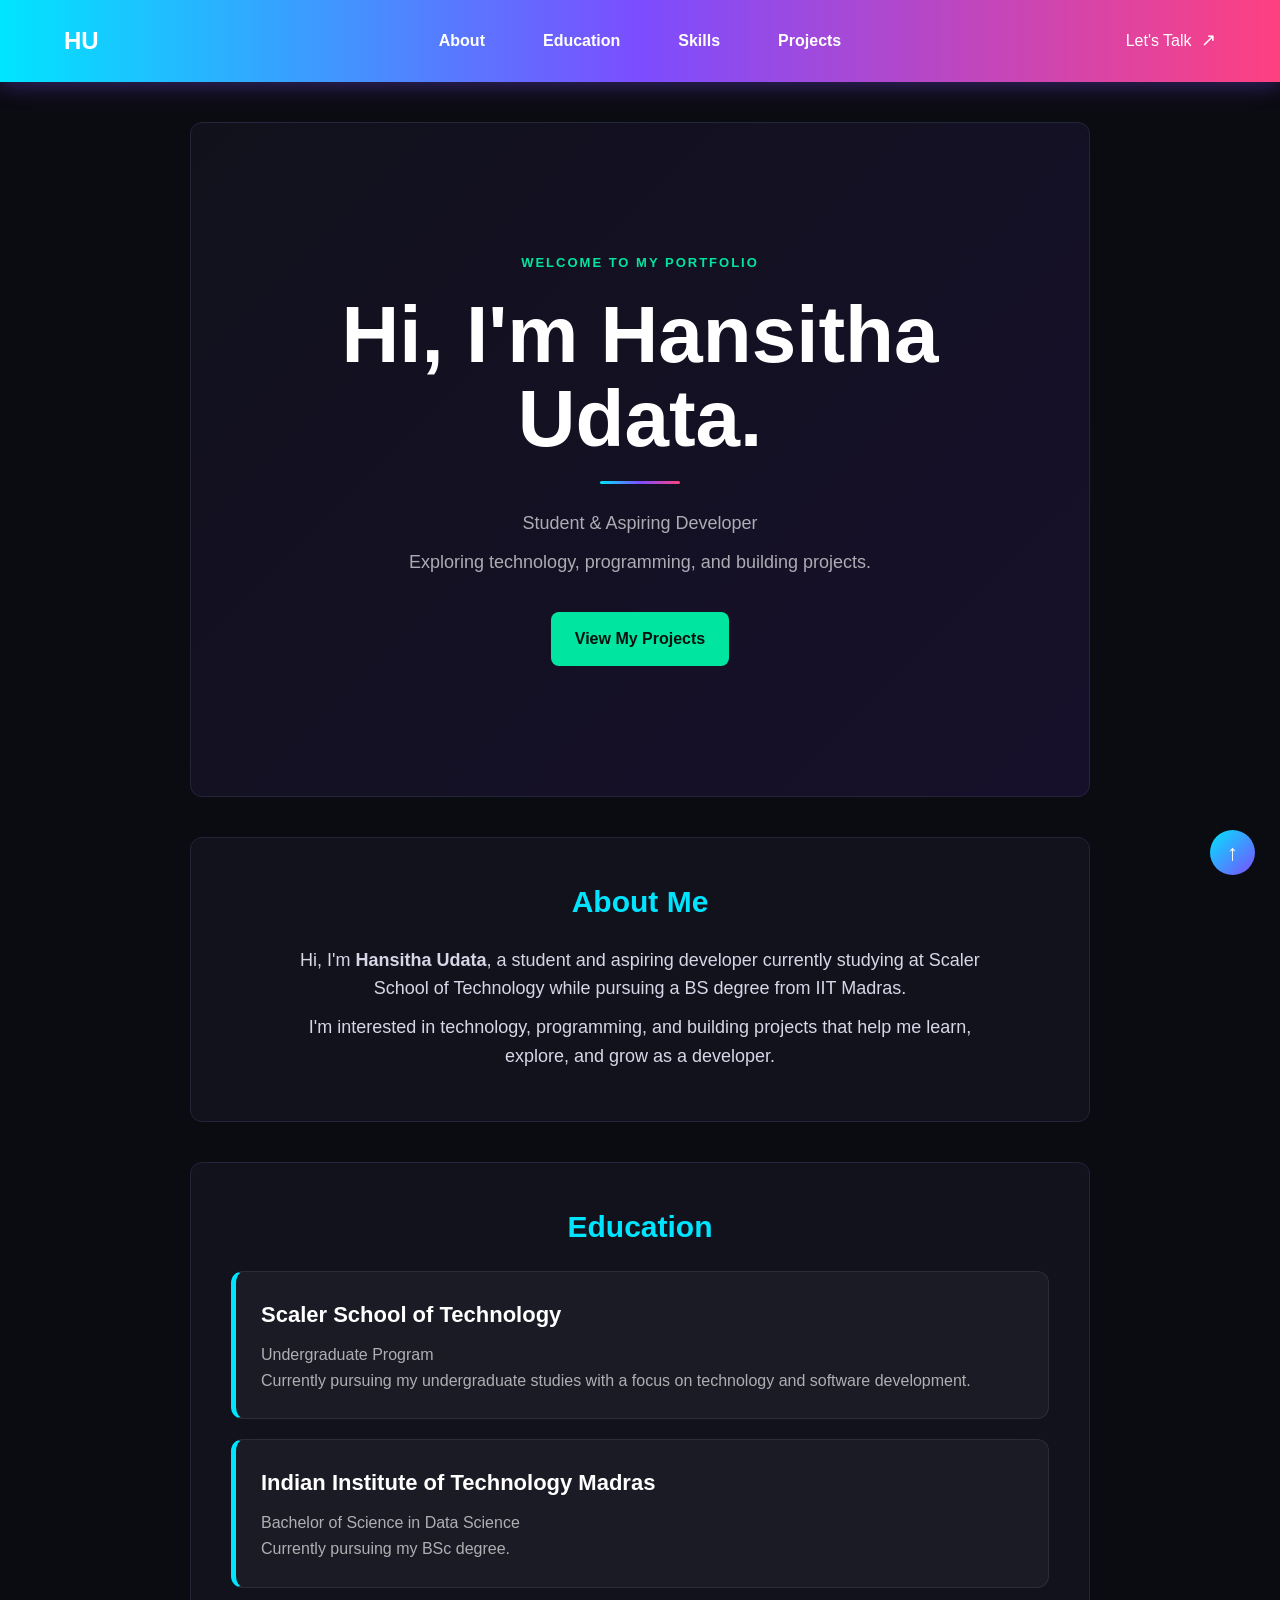
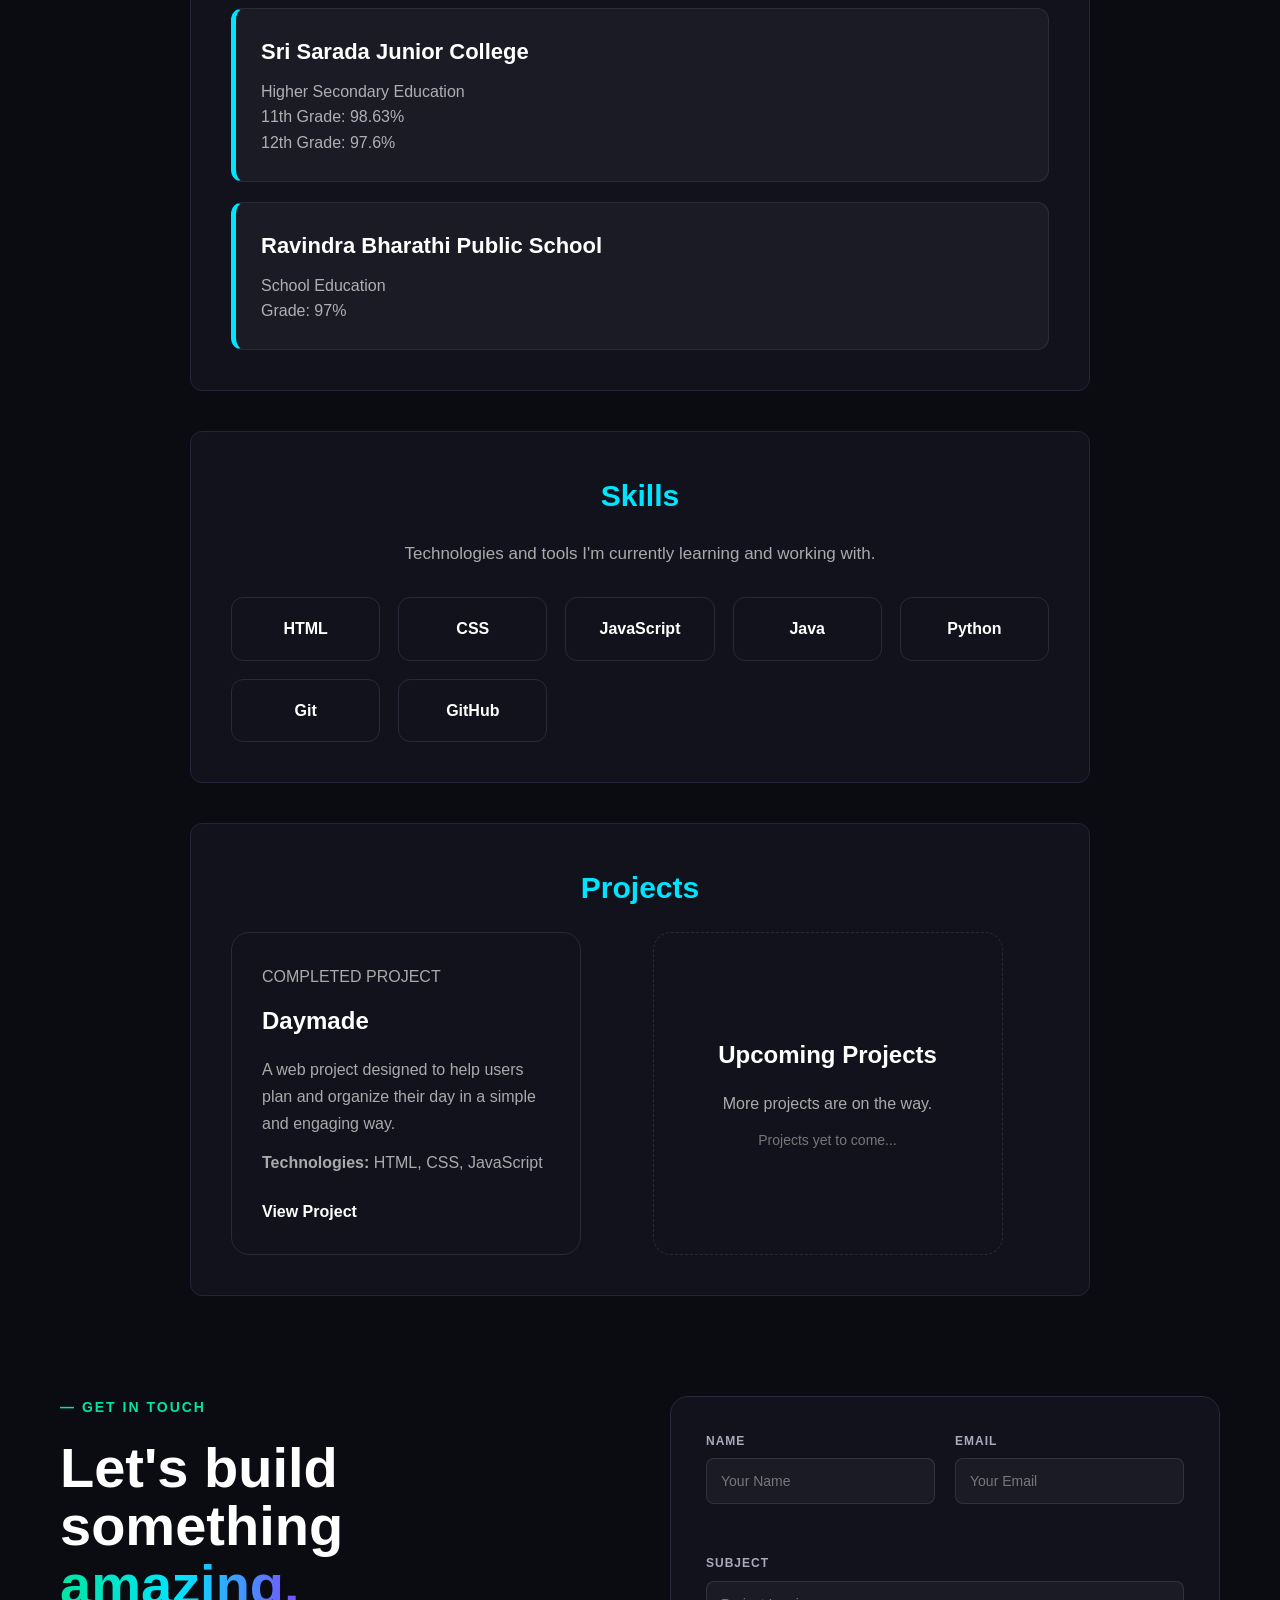
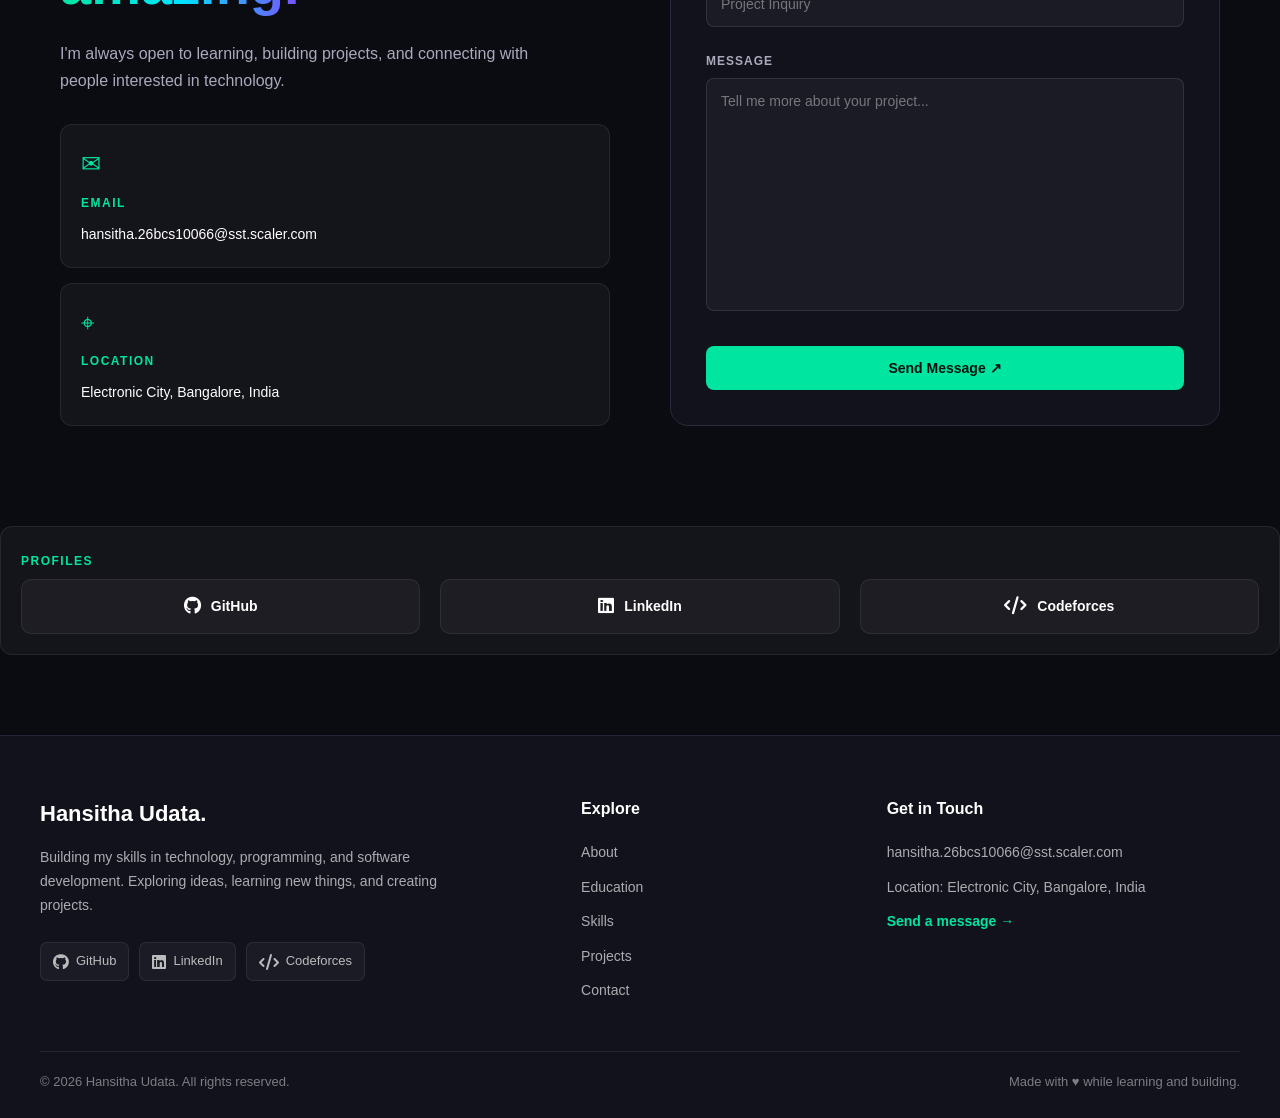
<file: index.html>
<!DOCTYPE html>
<html lang="en">

<head>
    <meta charset="UTF-8">
    <meta name="viewport" content="width=device-width, initial-scale=1.0">

    <title>Hansitha Udata | Portfolio</title>

    <link rel="stylesheet" href="style.css">

    <!-- Font Awesome -->
    <link rel="stylesheet" href="https://cdnjs.cloudflare.com/ajax/libs/font-awesome/6.5.2/css/all.min.css">
</head>

<body>
    <nav>

        <div class="nav-logo">
            <a href="#">HU</a>
        </div>

        <div class="nav-links">
            <a href="#about">About</a>
            <a href="#education">Education</a>
            <a href="#skills">Skills</a>
            <a href="#projects">Projects</a>
        </div>

        <a href="#contact" class="nav-talk">
            Let's Talk <span>↗</span>
        </a>

    </nav>

    <!-- Hero Section -->
    <section class="hero">

        <p class="hero-tag">WELCOME TO MY PORTFOLIO</p>

        <h1>Hi, I'm Hansitha Udata.</h1>

        <p>Student & Aspiring Developer</p>

        <p>
            Exploring technology, programming, and building projects.
        </p>

        <a href="#projects" class="hero-button">
            View My Projects
        </a>

    </section>


    <!-- About Section -->
    <section id="about">

        <h2>About Me</h2>

        <p>
            Hi, I'm <b>Hansitha Udata</b>, a student and aspiring developer
            currently studying at Scaler School of Technology while pursuing
            a BS degree from IIT Madras.
        </p>

        <p>
            I'm interested in technology, programming, and building projects
            that help me learn, explore, and grow as a developer.
        </p>

    </section>


    <!-- Education Section -->
    <section id="education">

        <h2>Education</h2>

        <div class="education-container">

            <div class="education-card">

                <h3>Scaler School of Technology</h3>

                <p>Undergraduate Program</p>

                <p>
                    Currently pursuing my undergraduate studies with a focus
                    on technology and software development.
                </p>

            </div>


            <div class="education-card">

                <h3>Indian Institute of Technology Madras</h3>

                <p>Bachelor of Science in Data Science</p>

                <p>
                    Currently pursuing my BSc degree.
                </p>

            </div>


            <div class="education-card">

                <h3>Sri Sarada Junior College</h3>

                <p>Higher Secondary Education</p>

                <p>11th Grade: 98.63%</p>

                <p>12th Grade: 97.6%</p>

            </div>


            <div class="education-card">

                <h3>Ravindra Bharathi Public School</h3>

                <p>School Education</p>

                <p>Grade: 97%</p>

            </div>

        </div>

    </section>


    <!-- Skills Section -->
    <section id="skills">

        <h2>Skills</h2>

        <p class="skills-intro">
            Technologies and tools I'm currently learning and working with.
        </p>

        <div class="skills-container">

            <div class="skill-card">HTML</div>
            <div class="skill-card">CSS</div>
            <div class="skill-card">JavaScript</div>
            <div class="skill-card">Java</div>
            <div class="skill-card">Python</div>
            <div class="skill-card">Git</div>
            <div class="skill-card">GitHub</div>

        </div>

    </section>


    <!-- Projects Section -->
    <section id="projects">

        <h2>Projects</h2>

        <div class="projects-container">

            <div class="project-card">
                <p class="project-status">COMPLETED PROJECT</p>
                <h3>Daymade</h3>

                <p>
                    A web project designed to help users plan and organize
                    their day in a simple and engaging way.
                </p>

                <p>
                    <b>Technologies:</b> HTML, CSS, JavaScript
                </p>

                <a href="https://finalsub.vercel.app/" target="_blank" rel="noopener noreferrer">
                    View Project
                </a>

            </div>
            <div class="project-card upcoming-project">

                <h3>Upcoming Projects</h3>

                <p>
                    More projects are on the way.
                </p>

                <span>
                    Projects yet to come...
                </span>

            </div>

        </div>

    </section>


    <!-- Contact Section -->
    <section id="contact">

        <div class="contact-container">


            <!-- LEFT SIDE -->
            <div class="contact-info">

                <p class="contact-label">
                    — GET IN TOUCH
                </p>

                <h2>
                    Let's build<br>
                    something<br>
                    <span>amazing.</span>
                </h2>

                <p class="contact-description">
                    I'm always open to learning, building projects,
                    and connecting with people interested in technology.
                </p>


                <!-- Email + Location + Profiles -->
                <div class="contact-cards">


                    <!-- Email -->
                    <div class="contact-card">

                        <div class="contact-icon">
                            ✉
                        </div>

                        <p>EMAIL</p>

                        <a href="mailto:hansitha.26bcs10066@sst.scaler.com">
                            hansitha.26bcs10066@sst.scaler.com
                        </a>

                    </div>


                    <!-- Location -->
                    <div class="contact-card">

                        <div class="contact-icon">
                            ⌖
                        </div>

                        <p>LOCATION</p>

                        <span>
                            Electronic City, Bangalore, India
                        </span>

                    </div>




                </div>

            </div>


            <!-- RIGHT SIDE - FORM -->
            <div class="contact-form">

                <form action="thankyou.html">

                    <!-- Name + Email -->
                    <div class="form-row">

                        <div class="form-group">

                            <label for="name">
                                NAME
                            </label>

                            <input type="text" id="name" placeholder="Your Name">

                        </div>


                        <div class="form-group">

                            <label for="email">
                                EMAIL
                            </label>

                            <input type="email" id="email" placeholder="Your Email">

                        </div>

                    </div>


                    <!-- Subject -->
                    <div class="form-group">

                        <label for="subject">
                            SUBJECT
                        </label>

                        <input type="text" id="subject" placeholder="Project Inquiry">

                    </div>


                    <!-- Message -->
                    <div class="form-group">

                        <label for="message">
                            MESSAGE
                        </label>

                        <textarea id="message" placeholder="Tell me more about your project..."></textarea>

                    </div>


                    <!-- Send Button -->
                    <button type="submit">
                        Send Message ↗
                    </button>

                </form>

            </div>

        </div>

    </section>
    <!-- Profiles -->
    <div class="contact-card profiles-card">

        <p>PROFILES</p>

        <div class="contact-profiles">

            <!-- GitHub -->
            <a href="https://github.com/hansitha2008" target="_blank" rel="noopener noreferrer">
                <i class="fa-brands fa-github"></i>
                <span>GitHub</span>
            </a>


            <!-- LinkedIn -->
            <a href="https://www.linkedin.com/in/hansitha-udata-68324a40b/" target="_blank" rel="noopener noreferrer">
                <i class="fa-brands fa-linkedin"></i>
                <span>LinkedIn</span>
            </a>


            <!-- Codeforces -->
            <a href="https://codeforces.com/profile/Hansitha2409" target="_blank" rel="noopener noreferrer">
                <i class="fa-solid fa-code"></i>
                <span>Codeforces</span>
            </a>

        </div>

    </div>


    <!-- Footer -->
    <footer>

        <div class="footer-container">


            <!-- Footer About -->
            <div class="footer-about">

                <h2>Hansitha Udata.</h2>

                <p>
                    Building my skills in technology, programming,
                    and software development. Exploring ideas,
                    learning new things, and creating projects.
                </p>


                <!-- Social Profiles -->
                <div class="social-links">

                    <a href="https://github.com/hansitha2008" target="_blank" rel="noopener noreferrer">
                        <i class="fa-brands fa-github"></i>
                        GitHub
                    </a>

                    <a href="https://www.linkedin.com/in/hansitha-udata-68324a40b/" target="_blank"
                        rel="noopener noreferrer">
                        <i class="fa-brands fa-linkedin"></i>
                        LinkedIn
                    </a>

                    <a href="https://codeforces.com/profile/Hansitha2409" target="_blank" rel="noopener noreferrer">
                        <i class="fa-solid fa-code"></i>
                        Codeforces
                    </a>

                </div>

            </div>


            <!-- Explore -->
            <div class="footer-explore">

                <h3>Explore</h3>

                <a href="#about">About</a>
                <a href="#education">Education</a>
                <a href="#skills">Skills</a>
                <a href="#projects">Projects</a>
                <a href="#contact">Contact</a>

            </div>


            <!-- Footer Contact -->
            <div class="footer-contact">

                <h3>Get in Touch</h3>

                <a href="mailto:hansitha.26bcs10066@sst.scaler.com" class="email-link">
                    hansitha.26bcs10066@sst.scaler.com
                </a>

                <p>
                    Location: Electronic City, Bangalore, India
                </p>

                <a href="#contact">
                    Send a message →
                </a>

            </div>

        </div>


        <!-- Horizontal Line -->
        <hr>


        <!-- Footer Bottom -->
        <div class="footer-bottom">

            <p>
                © 2026 Hansitha Udata. All rights reserved.
            </p>

            <p>
                Made with ♥ while learning and building.
            </p>

        </div>

    </footer>


    <!-- Back To Top -->
    <a href="#" class="back-to-top">
        ↑
    </a>

</body>

</html>
</file>
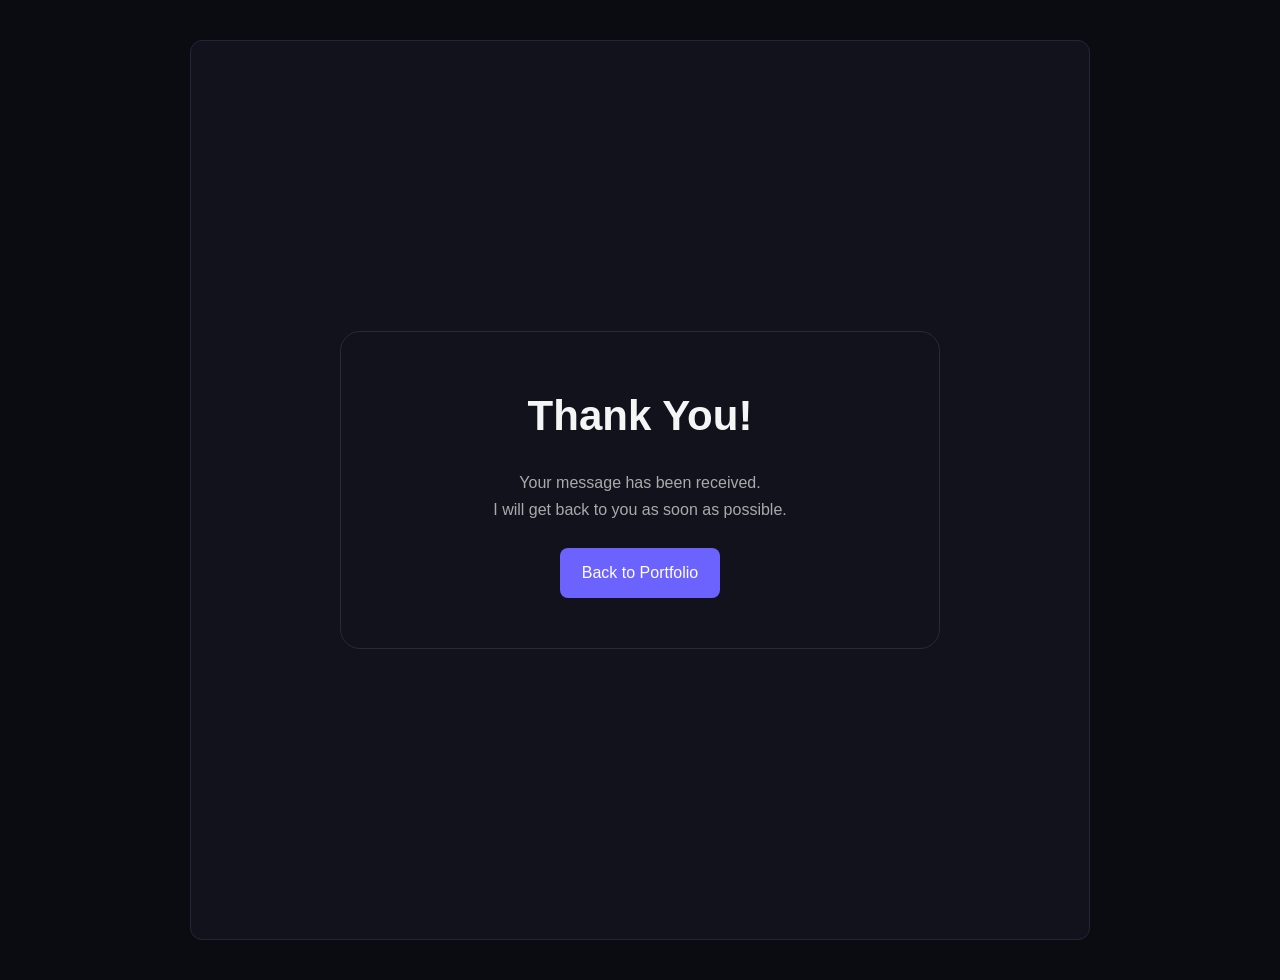
<file: thankyou.html>
<!DOCTYPE html>
<html lang="en">

<head>
    <meta charset="UTF-8">
    <meta name="viewport" content="width=device-width, initial-scale=1.0">

    <title>Thank You | Hansitha Udata</title>

    <link rel="stylesheet" href="style.css">
</head>

<body>

    <section class="thank-you">

        <div class="thank-you-card">

            <h1>Thank You!</h1>

            <p>
                Your message has been received.
            </p>

            <p>
                I will get back to you as soon as possible.
            </p>

            <a href="index.html">
                Back to Portfolio
            </a>

        </div>

    </section>

</body>

</html>
</file>
<file: style.css>
/* =========================================================
   RESET
========================================================= */

* {
    margin: 0;
    padding: 0;
    box-sizing: border-box;
}

html {
    scroll-behavior: smooth;
}

body {
    font-family: Arial, sans-serif;
    line-height: 1.6;
    background: #0b0b12;
    color: #f5f5f5;
}


/* =========================================================
   NAVIGATION
========================================================= */

nav {
    display: flex;
    justify-content: center;
    align-items: center;
    gap: 35px;
    padding: 18px 20px;

    background: linear-gradient(90deg,
            #00e5ff,
            #7c4dff,
            #ff4081);

    position: sticky;
    top: 0;
    z-index: 1000;

    box-shadow: 0 4px 20px rgba(124, 77, 255, 0.35);
}

nav a {
    position: relative;
    color: white;
    text-decoration: none;

    font-size: 16px;
    font-weight: bold;

    padding: 8px 14px;
    border-radius: 20px;

    transition: 0.3s ease;
}

nav a:hover {
    color: white;
    background: rgba(255, 255, 255, 0.15);
    transform: translateY(-2px);
}

nav a::after {
    content: "";

    position: absolute;
    left: 14px;
    bottom: 2px;

    width: 0;
    height: 2px;

    background: #00e5a0;

    transition: width 0.3s ease;
}

nav a:hover::after {
    width: calc(100% - 28px);
}


/* =========================================================
   HERO
========================================================= */

.hero {
    min-height: 75vh;

    display: flex;
    flex-direction: column;
    justify-content: center;
    align-items: center;

    text-align: center;

    padding: 80px 20px;

    background: linear-gradient(135deg,
            #11111c,
            #17102b);
}

.hero-tag {
    color: #00e5a0;

    font-size: 13px;
    font-weight: bold;

    letter-spacing: 2px;

    margin-bottom: 20px;
}

.hero h1 {
    font-size: clamp(42px, 7vw, 80px);
    line-height: 1.05;

    color: white;

    margin-bottom: 20px;
}

.hero h1::after {
    content: "";

    display: block;

    width: 80px;
    height: 3px;

    margin: 20px auto 0;

    background: linear-gradient(90deg,
            #00e5ff,
            #7c4dff,
            #ff4081);

    border-radius: 10px;
}

.hero>p:not(.hero-tag) {
    color: rgba(255, 255, 255, 0.65);

    font-size: 18px;
    line-height: 1.6;

    margin: 5px 0;
}

.hero-button {
    display: inline-block;

    margin-top: 30px;

    padding: 14px 24px;

    background: #00e5a0;
    color: #07110d;

    border-radius: 8px;

    text-decoration: none;
    font-weight: bold;

    transition: 0.3s ease;
}

.hero-button:hover {
    background: #00e5ff;

    transform: translateY(-3px);
}


/* =========================================================
   GENERAL SECTIONS
========================================================= */

section {
    max-width: 900px;

    margin: 40px auto;
    padding: 40px;

    background: #12121d;

    border: 1px solid #24243a;
    border-radius: 12px;
}

section h2 {
    margin-bottom: 20px;

    font-size: 30px;

    color: #00e5ff;
}


/* =========================================================
   ABOUT
========================================================= */

#about {
    text-align: center;
}

#about p {
    max-width: 700px;

    margin: 10px auto;

    font-size: 18px;

    color: #d6d6e7;
}


/* =========================================================
   EDUCATION
========================================================= */

#education {
    text-align: center;
}

.education-container {
    display: flex;
    flex-direction: column;

    gap: 20px;
}

.education-card {
    padding: 25px;

    background: rgba(255, 255, 255, 0.04);

    border: 1px solid rgba(255, 255, 255, 0.08);
    border-left: 5px solid #00e5ff;

    border-radius: 12px;

    text-align: left;

    transition: 0.3s ease;
}

.education-card:hover {
    transform: translateY(-4px);

    border-color: rgba(0, 229, 160, 0.5);

    box-shadow:
        0 5px 20px rgba(0, 229, 255, 0.15);
}

.education-card h3 {
    margin-bottom: 10px;

    font-size: 22px;

    color: #ffffff;
}

.education-card p {
    color: rgba(255, 255, 255, 0.65);

    line-height: 1.6;
}


/* =========================================================
   SKILLS
========================================================= */

#skills {
    text-align: center;
}

.skills-intro {
    margin-bottom: 25px;

    font-size: 17px;

    color: #c8c8d8;
}

.skills-container {
    display: flex;

    flex-wrap: wrap;

    justify-content: center;

    gap: 15px;
}

.skill-card {
    padding: 15px 20px;

    background: rgba(255, 255, 255, 0.04);

    border: 1px solid rgba(255, 255, 255, 0.08);

    color: white;

    border-radius: 10px;

    font-size: 16px;
    font-weight: bold;

    transition: 0.3s ease;
}

.skill-card:hover {
    color: #00e5a0;

    border-color: rgba(0, 229, 160, 0.5);

    transform: translateY(-4px);
}


/* =========================================================
   PROJECTS
========================================================= */

#projects {
    text-align: center;
}

.projects-container {
    display: flex;

    justify-content: center;

    flex-wrap: wrap;

    gap: 25px;
}

.project-card {
    width: 350px;

    padding: 30px;

    background: rgba(255, 255, 255, 0.04);

    border: 1px solid rgba(255, 255, 255, 0.08);

    border-radius: 12px;

    text-align: left;

    transition: 0.3s ease;
}

.project-card:hover {
    transform: translateY(-4px);

    border-color: rgba(0, 229, 160, 0.5);

    box-shadow:
        0 5px 20px rgba(124, 77, 255, 0.2);
}

.project-card h3 {
    margin-bottom: 12px;

    font-size: 22px;

    color: #ffffff;
}

.project-card p {
    margin-bottom: 15px;

    color: rgba(255, 255, 255, 0.65);

    line-height: 1.6;
}

.project-card a {
    display: inline-block;

    margin-top: 10px;

    color: #00e5a0;

    text-decoration: none;

    font-weight: bold;

    transition: 0.3s ease;
}

.project-card a:hover {
    color: #00e5ff;
}


/* =========================================================
   CONTACT SECTION
========================================================= */

#contact {
    max-width: 1200px;

    background: transparent;

    border: none;

    padding: 60px 20px;
}

.contact-container {
    display: grid;

    grid-template-columns: 1fr 1fr;

    gap: 30px 60px;

    align-items: stretch;
}


/* =========================================================
   CONTACT LEFT SIDE
========================================================= */

.contact-info {
    text-align: left;

    height: 100%;
}

.contact-label {
    color: #00e5a0;

    font-size: 14px;

    font-weight: bold;

    letter-spacing: 2px;

    margin-bottom: 20px;
}

.contact-info h2 {
    font-size: 56px;

    line-height: 1.05;

    color: white;

    margin-bottom: 25px;
}

.contact-info h2 span {
    background: linear-gradient(90deg,
            #00e5a0,
            #00e5ff,
            #7c4dff);

    -webkit-background-clip: text;
    -webkit-text-fill-color: transparent;
}

.contact-description {
    max-width: 500px;

    color: #aaaabd;

    font-size: 16px;

    line-height: 1.7;

    margin-bottom: 30px;
}


/* =========================================================
   CONTACT CARDS
========================================================= */

.contact-cards {
    display: flex;

    flex-direction: column;

    gap: 15px;

    margin-top: 25px;

    width: 100%;
}

.contact-card {
    width: 100%;

    padding: 20px;

    background: rgba(255, 255, 255, 0.04);

    border: 1px solid rgba(255, 255, 255, 0.08);

    border-radius: 12px;

    transition: 0.3s ease;
}

.contact-card:hover {
    border-color: rgba(0, 229, 160, 0.5);

    transform: translateY(-3px);
}

.contact-icon {
    font-size: 24px;

    margin-bottom: 10px;

    color: #00e5a0;
}

.contact-card p {
    margin: 5px 0 8px;

    color: #00e5a0;

    font-size: 12px;

    font-weight: bold;

    letter-spacing: 1.5px;
}

.contact-card a,
.contact-card span {
    color: white;

    font-size: 14px;

    line-height: 1.5;

    text-decoration: none;

    word-break: break-word;
}

.contact-card a:hover {
    color: #00e5a0;
}


/* =========================================================
   PROFILES
========================================================= */

.profiles-card {
    grid-column: 1 / -1;

    width: 100%;
}

.contact-profiles {
    display: flex;

    width: 100%;

    gap: 20px;
}

.contact-profiles a {
    flex: 1;

    display: flex;

    align-items: center;

    justify-content: center;

    gap: 10px;

    padding: 16px;

    background: rgba(255, 255, 255, 0.04);

    border: 1px solid rgba(255, 255, 255, 0.08);

    border-radius: 10px;

    color: white;

    text-decoration: none;

    font-size: 14px;

    font-weight: bold;

    transition: 0.3s ease;
}

.contact-profiles a i {
    font-size: 18px;
}

.contact-profiles a:hover {
    border-color: #00e5a0;

    background: rgba(0, 229, 160, 0.06);

    transform: translateY(-3px);

    color: #00e5a0;
}


/* =========================================================
   CONTACT FORM
========================================================= */

.contact-form {
    height: 100%;

    display: flex;
    flex-direction: column;

    background: #12121d;

    border: 1px solid #29293a;

    border-radius: 18px;

    padding: 35px;
}

.contact-form form {
    height: 100%;

    display: flex;
    flex-direction: column;
}

.contact-form .form-row {
    display: grid;

    grid-template-columns: 1fr 1fr;

    gap: 20px;

    margin-bottom: 25px;
}

.contact-form .form-group {
    display: flex;

    flex-direction: column;

    margin-bottom: 25px;
}

.contact-form label {
    display: block;

    color: #aaaabd;

    font-size: 12px;

    font-weight: bold;

    letter-spacing: 1px;

    margin-bottom: 7px;
}

.contact-form input,
.contact-form textarea {
    width: 100%;

    background: rgba(255, 255, 255, 0.04);

    border: 1px solid rgba(255, 255, 255, 0.1);

    border-radius: 8px;

    padding: 14px;

    color: white;

    font-family: Arial, sans-serif;

    font-size: 14px;

    outline: none;

    transition: 0.3s ease;
}

.contact-form input::placeholder,
.contact-form textarea::placeholder {
    color: rgba(255, 255, 255, 0.4);
}

.contact-form input:focus,
.contact-form textarea:focus {
    border-color: #00e5a0;

    background: rgba(0, 229, 160, 0.04);

    box-shadow:
        0 0 10px rgba(0, 229, 160, 0.15);
}


/* Make message area expand */

.contact-form .form-group:has(textarea) {
    flex: 1;

    display: flex;

    flex-direction: column;
}

.contact-form textarea {
    flex: 1;

    min-height: 180px;

    resize: none;
}


/* Send button */

.contact-form button {
    width: 100%;

    margin-top: 10px;

    padding: 14px 22px;

    background: #00e5a0;

    color: #07110d;

    border: none;

    border-radius: 8px;

    font-size: 14px;

    font-weight: bold;

    cursor: pointer;

    transition: 0.3s ease;
}

.contact-form button:hover {
    background: #00e5ff;

    transform: translateY(-2px);
}


/* =========================================================
   FOOTER
========================================================= */

footer {
    margin-top: 80px;

    padding: 60px 20px 25px;

    background: #12121d;

    border-top: 1px solid #24243a;
}

.footer-container {
    max-width: 1200px;

    margin: 0 auto;

    display: grid;

    grid-template-columns: 2fr 1fr 1.5fr;

    gap: 70px;
}


/* =========================================================
   FOOTER ABOUT
========================================================= */

.footer-about h2 {
    font-size: 22px;

    margin-bottom: 15px;

    color: white;
}

.footer-about p {
    max-width: 400px;

    color: rgba(255, 255, 255, 0.65);

    font-size: 14px;

    line-height: 1.7;
}


/* =========================================================
   FOOTER SOCIAL LINKS
========================================================= */

.social-links {
    display: flex;

    gap: 10px;

    margin-top: 25px;

    flex-wrap: wrap;
}

.social-links a {
    display: flex;

    align-items: center;

    gap: 7px;

    padding: 8px 12px;

    background: rgba(255, 255, 255, 0.04);

    border: 1px solid rgba(255, 255, 255, 0.08);

    border-radius: 7px;

    color: rgba(255, 255, 255, 0.7);

    text-decoration: none;

    font-size: 13px;

    transition: 0.3s ease;
}

.social-links a:hover {
    background: rgba(0, 229, 160, 0.08);

    border-color: #00e5a0;

    color: #00e5a0;

    transform: translateY(-2px);
}

.social-links i {
    font-size: 16px;
}


/* =========================================================
   FOOTER EXPLORE
========================================================= */

.footer-explore {
    display: flex;

    flex-direction: column;

    align-items: flex-start;

    gap: 12px;
}

.footer-explore h3,
.footer-contact h3 {
    font-size: 16px;

    margin-bottom: 8px;

    color: white;
}

.footer-explore a {
    color: rgba(255, 255, 255, 0.65);

    text-decoration: none;

    font-size: 14px;

    transition: 0.3s ease;
}

.footer-explore a:hover {
    color: #00e5a0;

    transform: translateX(3px);
}


/* =========================================================
   FOOTER CONTACT
========================================================= */

.footer-contact {
    display: flex;

    flex-direction: column;

    gap: 12px;
}

.footer-contact a,
.footer-contact p {
    color: rgba(255, 255, 255, 0.65);

    text-decoration: none;

    font-size: 14px;

    line-height: 1.6;
}

.footer-contact a:hover {
    color: #00e5a0;
}

.footer-contact .email-link {
    word-break: break-word;
}


/* Send a message */

.footer-contact a[href="#contact"] {
    color: #00e5a0;

    font-weight: bold;
}

.footer-contact a[href="#contact"]:hover {
    color: #00e5ff;
}


/* =========================================================
   FOOTER LINE
========================================================= */

footer hr {
    max-width: 1200px;

    margin: 50px auto 20px;

    border: none;

    border-top: 1px solid rgba(255, 255, 255, 0.08);
}


/* =========================================================
   FOOTER BOTTOM
========================================================= */

.footer-bottom {
    max-width: 1200px;

    margin: 0 auto;

    display: flex;

    justify-content: space-between;

    align-items: center;

    gap: 20px;
}

.footer-bottom p {
    margin: 0;

    color: rgba(255, 255, 255, 0.45);

    font-size: 13px;
}


/* =========================================================
   BACK TO TOP
========================================================= */

.back-to-top {
    position: fixed;

    bottom: 25px;

    right: 25px;

    width: 45px;
    height: 45px;

    display: flex;

    align-items: center;
    justify-content: center;

    background: linear-gradient(135deg,
            #00e5ff,
            #7c4dff);

    color: white;

    text-decoration: none;

    border-radius: 50%;

    font-size: 22px;

    transition: 0.3s ease;
}

.back-to-top:hover {
    background: linear-gradient(135deg,
            #ff4081,
            #7c4dff);

    transform: translateY(-3px);
}


/* =========================================================
   MOBILE RESPONSIVENESS
========================================================= */

@media (max-width: 600px) {

    /* Navigation */

    nav {
        gap: 10px;

        padding: 15px 10px;

        flex-wrap: wrap;
    }

    nav a {
        font-size: 13px;

        padding: 6px 9px;
    }


    /* Hero */

    .hero {
        min-height: 70vh;

        padding: 70px 15px;
    }

    .hero h1 {
        font-size: 36px;
    }

    .hero>p:not(.hero-tag) {
        font-size: 16px;
    }


    /* Sections */

    section {
        margin: 25px 15px;

        padding: 25px 20px;
    }

    section h2 {
        font-size: 26px;
    }


    /* Education */

    .education-card {
        padding: 20px;
    }


    /* Projects */

    .project-card {
        width: 100%;

        padding: 25px;
    }


    /* Contact */

    #contact {
        padding: 40px 15px;
    }

    .contact-container {
        grid-template-columns: 1fr;

        gap: 40px;
    }

    .contact-info h2 {
        font-size: 42px;
    }

    .contact-form {
        height: auto;

        padding: 25px;
    }

    .contact-form form {
        height: auto;
    }

    .contact-form .form-row {
        grid-template-columns: 1fr;

        gap: 0;
    }

    .contact-form .form-group:has(textarea) {
        flex: none;
    }

    .contact-form textarea {
        min-height: 180px;
    }


    /* Profiles */

    .profiles-card {
        grid-column: 1;
    }

    .contact-profiles {
        flex-direction: column;

        gap: 10px;
    }

    .contact-profiles a {
        width: 100%;
    }


    /* Footer */

    footer {
        padding: 40px 20px 20px;
    }

    .footer-container {
        grid-template-columns: 1fr;

        gap: 40px;
    }

    .footer-bottom {
        flex-direction: column;

        gap: 10px;

        text-align: center;
    }

    .social-links {
        flex-wrap: wrap;
    }
}

/* Projects */
.projects-container {
    display: grid;
    grid-template-columns: repeat(auto-fit, minmax(280px, 1fr));
    gap: 25px;
}

.project-card {
    background: #12121d;
    border: 1px solid #29293a;
    border-radius: 18px;
    padding: 30px;
    transition: 0.3s ease;
}

.project-card:hover {
    transform: translateY(-6px);
    border-color: #6c63ff;
}

.project-card h3 {
    font-size: 24px;
    margin-bottom: 15px;
}

.project-card p {
    color: #aaa;
    line-height: 1.7;
    margin-bottom: 12px;
}

.project-card a {
    display: inline-block;
    margin-top: 10px;
    color: white;
    text-decoration: none;
    font-weight: bold;
    transition: 0.3s ease;
}

.project-card a:hover {
    transform: translateX(4px);
}

/* Skills */
.skills-intro {
    color: #aaa;
    margin-bottom: 30px;
    line-height: 1.6;
}

.skills-container {
    display: grid;
    grid-template-columns: repeat(auto-fit, minmax(140px, 1fr));
    gap: 18px;
}

.skill-card {
    background: #12121d;
    border: 1px solid #29293a;
    border-radius: 12px;
    padding: 18px;
    text-align: center;
    font-weight: bold;
    transition: 0.3s ease;
}

.skill-card:hover {
    transform: translateY(-4px);
    border-color: #6c63ff;
}

.upcoming-project {
    display: flex;
    flex-direction: column;
    justify-content: center;
    align-items: center;
    text-align: center;
    min-height: 280px;
    border-style: dashed;
}

.upcoming-project h3 {
    margin-bottom: 15px;
}

.upcoming-project span {
    color: #777;
    font-size: 14px;
}

/* Thank You Page */

.thank-you {
    min-height: 100vh;
    display: flex;
    justify-content: center;
    align-items: center;
    padding: 30px;
}

.thank-you-card {
    width: 100%;
    max-width: 600px;
    padding: 50px;
    text-align: center;
    background: #12121d;
    border: 1px solid #29293a;
    border-radius: 20px;
}

.thank-you-card h1 {
    font-size: 42px;
    margin-bottom: 20px;
}

.thank-you-card p {
    color: #aaa;
    line-height: 1.7;
}

.thank-you-card a {
    display: inline-block;
    margin-top: 25px;
    padding: 12px 22px;
    border-radius: 8px;
    background: #6c63ff;
    color: white;
    text-decoration: none;
    transition: 0.3s ease;
}

.thank-you-card a:hover {
    transform: translateY(-3px);
}

nav {
    display: flex;
    align-items: center;
    padding: 20px 50px;
    position: relative;
}

.nav-logo {
    position: absolute;
    left: 50px;
}

.nav-logo a {
    font-size: 24px;
    font-weight: bold;
    color: white;
    text-decoration: none;
}

.nav-links {
    display: flex;
    gap: 30px;
    margin: 0 auto;
}

.nav-links a {
    color: white;
    text-decoration: none;
    transition: 0.3s ease;
}

.nav-links a:hover {
    color: #6c63ff;
}

nav {
    position: relative;
    display: flex;
    align-items: center;
    justify-content: center;
    padding: 20px 50px;
}

.nav-logo {
    position: absolute;
    left: 50px;
}

.nav-logo a {
    font-size: 24px;
    font-weight: bold;
    color: white;
    text-decoration: none;
}

.nav-links {
    display: flex;
    gap: 30px;
}

.nav-links a {
    color: white;
    text-decoration: none;
    transition: 0.3s ease;
}

.nav-links a:hover {
    color: #6c63ff;
}

.nav-talk {
    position: absolute;
    right: 50px;
    color: white;
    text-decoration: none;
    font-weight: 500;
}

.nav-talk span {
    display: inline-block;
    margin-left: 5px;
    font-size: 18px;
    transition: 0.3s ease;
}

.nav-talk:hover {
    color: #6c63ff;
}

.nav-talk:hover span {
    transform: translate(3px, -3px);
}
</file>
